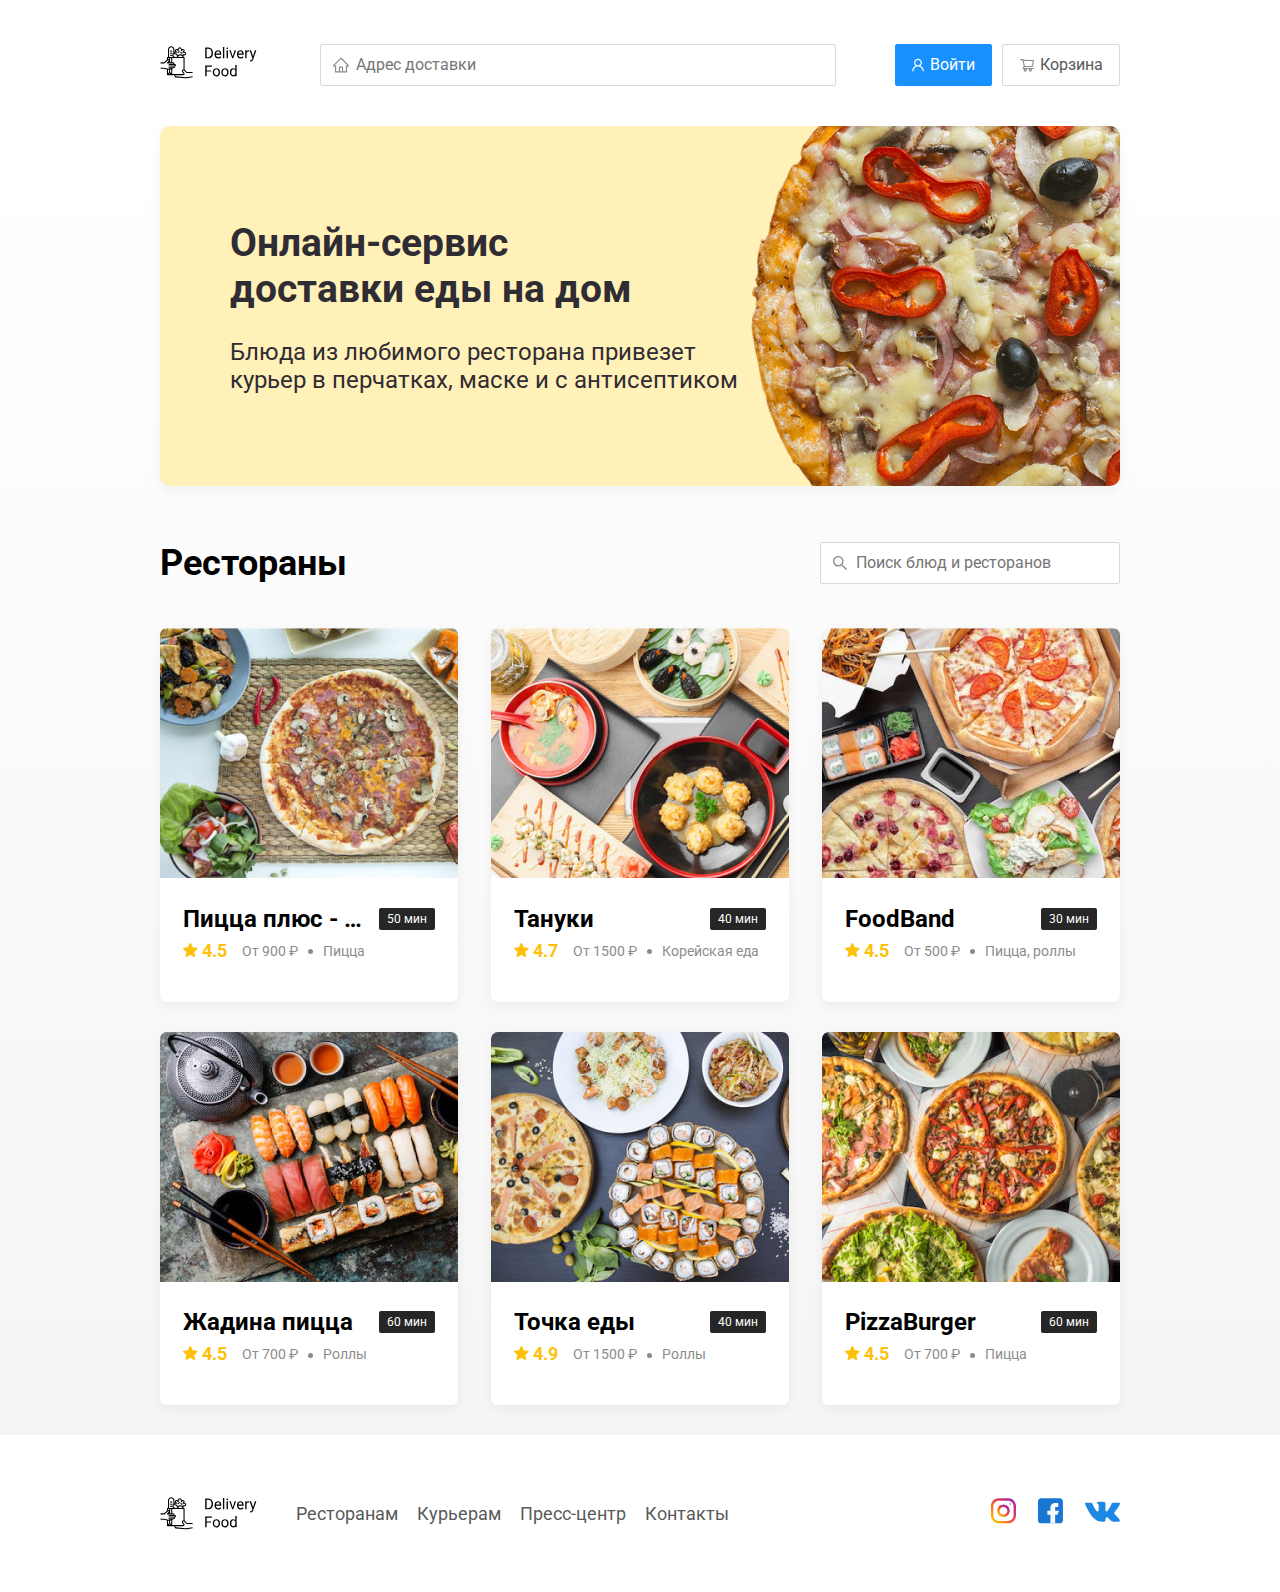
<file: index.html>
<!DOCTYPE html>
<html lang="ru">
<head>
  <meta charset="UTF-8">
  <meta name="viewport" content="width=device-width, initial-scale=1.0">
  <link href="https://fonts.googleapis.com/css2?family=Roboto:wght@400;700&display=swap&subset=cyrillic" rel="stylesheet">
  <link rel="stylesheet" href="css/normalize.css">
  <link rel="stylesheet" href="css/animate.css">
  <link rel="stylesheet" href="css/style.css">
  <title>Delivery Food - доставка еды на дом </title>
</head>
<body>
  <div class="container">
    <header class="header">
      <a href="index.html" class="logo">
        <img src="img/logo.svg" alt="Logo">
      </a>
      
      <input type="text" class="input input-address" placeholder="Адрес доставки">
      <div class="buttons">
        <button class="button button-primary">
          <img src="img/user.svg" alt="user" class="button-icon">
          <span class="button-text">Войти</span>
        </button>
        <button class="button" id="cart-button">
          <img src="img/cart.svg" alt="user" class="button-icon">
          <span class="button-text">Корзина</span></button>
      </div>
    </header>
  </div>
  <!-- .container -->
  <main class="main">
    <div class="container">

      <section class="promo">
        <h1 class="promo-title">Онлайн-сервис <br>доставки еды на дом</h1>
        <p class="promo-text">Блюда из любимого ресторана привезет курьер в перчатках, маске и с антисептиком</p>
      </section>
  
      <section class="restaurants">
        <div class="section-heading">
          <h2 class="section-title">Рестораны</h2>
          <input type="text" class="input input-search" placeholder="Поиск блюд и ресторанов">
        </div>
        <div class="cards">
          <a href="restaurant.html" class="card">
            <img src="img/pizzaplus.jpg" alt="image" class="card-image">
            <div class="card-text">
              <div class="card-heading">
                <h3 class="card-title">Пицца плюс - лучший ресторан в городе</h3>
                <span class="card-tag tag">50 мин</span>
              </div>
              <!-- /.card-heading -->
              <div class="card-info">
                <div class="rating">
                  <img src="img/star.svg" alt="Рейтинг" class="rating-star">
                  4.5</div>
                <div class="price">От 900 ₽</div>
                <div class="category">Пицца</div>
              </div>
              <!-- /.card-info -->
            </div>
            <!-- /.card-text -->
          </a>
          <!-- /.card -->
          <a href="restaurant.html" class="card">
            <img src="img/tanuki.jpg" alt="image" class="card-image">
            <div class="card-text">
              <div class="card-heading">
                <h3 class="card-title">Тануки</h3>
                <span class="card-tag tag">40 мин</span>
              </div>
              <!-- /.card-heading -->
              <div class="card-info">
                <div class="rating">
                  <img src="img/star.svg" alt="Рейтинг" class="rating-star">
                  4.7</div>
                <div class="price">От 1500 ₽</div>
                <div class="category">Корейская еда</div>
              </div>
              <!-- /.card-info -->
            </div>
            <!-- /.card-text -->
          </a>
          <!-- /.card -->
  
          <a href="restaurant.html" class="card">
            <img src="img/foodband.jpg" alt="image" class="card-image">
            <div class="card-text">
              <div class="card-heading">
                <h3 class="card-title">FoodBand</h3>
                <span class="card-tag tag">30 мин</span>
              </div>
              <!-- /.card-heading -->
              <div class="card-info">
                <div class="rating">
                  <img src="img/star.svg" alt="Рейтинг" class="rating-star">
                  4.5</div>
                <div class="price">От 500 ₽</div>
                <div class="category">Пицца, роллы</div>
              </div>
              <!-- /.card-info -->
            </div>
            <!-- /.card-text -->
          </a>
          <!-- /.card -->
  
          <a href="restaurant.html" class="card">
            <img src="img/zhadina.jpg" alt="image" class="card-image">
            <div class="card-text">
              <div class="card-heading">
                <h3 class="card-title">Жадина пицца</h3>
                <span class="card-tag tag">60 мин</span>
              </div>
              <!-- /.card-heading -->
              <div class="card-info">
                <div class="rating">
                  <img src="img/star.svg" alt="Рейтинг" class="rating-star">
                  4.5</div>
                <div class="price">От 700 ₽</div>
                <div class="category">Роллы</div>
              </div>
              <!-- /.card-info -->
            </div>
            <!-- /.card-text -->
          </a>
          <!-- /.card -->
  
          <a href="restaurant.html" class="card">
            <img src="img/tochka-edy.jpg" alt="image" class="card-image">
            <div class="card-text">
              <div class="card-heading">
                <h3 class="card-title">Точка еды</h3>
                <span class="card-tag tag">40 мин</span>
              </div>
              <!-- /.card-heading -->
              <div class="card-info">
                <div class="rating">
                  <img src="img/star.svg" alt="Рейтинг" class="rating-star">
                  4.9</div>
                <div class="price">От 1500 ₽</div>
                <div class="category">Роллы</div>
              </div>
              <!-- /.card-info -->
            </div>
            <!-- /.card-text -->
          </a>
          <!-- /.card -->
  
          <a href="restaurant.html" class="card">
            <img src="img/pizzaburger.jpg" alt="image" class="card-image">
            <div class="card-text">
              <div class="card-heading">
                <h3 class="card-title">PizzaBurger</h3>
                <span class="card-tag tag">60 мин</span>
              </div>
              <!-- /.card-heading -->
              <div class="card-info">
                <div class="rating">
                  <img src="img/star.svg" alt="Рейтинг" class="rating-star">
                  4.5</div>
                <div class="price">От 700 ₽</div>
                <div class="category">Пицца</div>
              </div>
              <!-- /.card-info -->
            </div>
            <!-- /.card-text -->
          </a>
          <!-- /.card -->
  
        </div>
        <!-- /.cards -->
      </section>

    </div>
    <!-- /.container -->
  </main>
  <footer class="footer">
    <div class="container">
      <div class="footer-block">
        <img src="img/logo.svg" alt="logo" class="logo logo-footer">
        <nav class="footer-nav">
          <a href="#" class="footer-link">Ресторанам</a>
          <a href="#" class="footer-link">Курьерам</a>
          <a href="#" class="footer-link">Пресс-центр</a>
          <a href="#" class="footer-link">Контакты</a>
        </nav>
        <div class="social-links">
          <a href="#" class="social-link"><img src="img/instagram.svg" alt="instagram"></a>
          <a href="#" class="social-link"><img src="img/facebook.svg" alt="facebook"></a>
          <a href="#" class="social-link"><img src="img/vk.svg" alt="ВКонтакте"></a>
        </div>
      </div>
      <!-- /.footer-block -->
    </div>
  </footer>
  <div class="modal">
    <div class="modal-dialog">
      <div class="modal-header">
        <h3 class="modal-title">Корзина</h3>
        <button class="close">&times;</button>
        <!-- /.modal-title -->
      </div>
      <!-- /.modal-header -->
      <div class="modal-body">
        <div class="food-row">
          <span class="food-name">Ролл угорь стандарт</span>
          <strong class="food-price">250 ₽</strong>
          <div class="food-counter">
            <button class="counter-button">-</button>
            <span class="counter">1</span>
            <button class="counter-button">+</button>
          </div>
        </div>
        <!-- /.foods-row -->
  
        <div class="food-row">
          <span class="food-name">Ролл угорь стандарт</span>
          <strong class="food-price">250 ₽</strong>
          <div class="food-counter">
            <button class="counter-button">-</button>
            <span class="counter">1</span>
            <button class="counter-button">+</button>
          </div>
        </div>
        <!-- /.foods-row -->
        <div class="food-row">
          <span class="food-name">Ролл угорь стандарт</span>
          <strong class="food-price">250 ₽</strong>
          <div class="food-counter">
            <button class="counter-button">-</button>
            <span class="counter">1</span>
            <button class="counter-button">+</button>
          </div>
        </div>
        <!-- /.foods-row -->
        <div class="food-row">
          <span class="food-name">Ролл угорь стандарт</span>
          <strong class="food-price">250 ₽</strong>
          <div class="food-counter">
            <button class="counter-button">-</button>
            <span class="counter">1</span>
            <button class="counter-button">+</button>
          </div>
        </div>
        <!-- /.foods-row -->
      </div>
      <!-- /.modal-body -->
      <div class="modal-footer">
        <span class="modal-pricetag">1250 ₽</span>
        <div class="footer-buttons">
          <button class="button button-primary">Оформить заказ</button>
          <button class="button">Отмена</button>
        </div>
      </div>
      <!-- /.modal-footer -->
    </div>
    <!-- /.modal-dialog -->
  </div>
  <script src="js/main.js"></script>
</body>
</html>
</file>
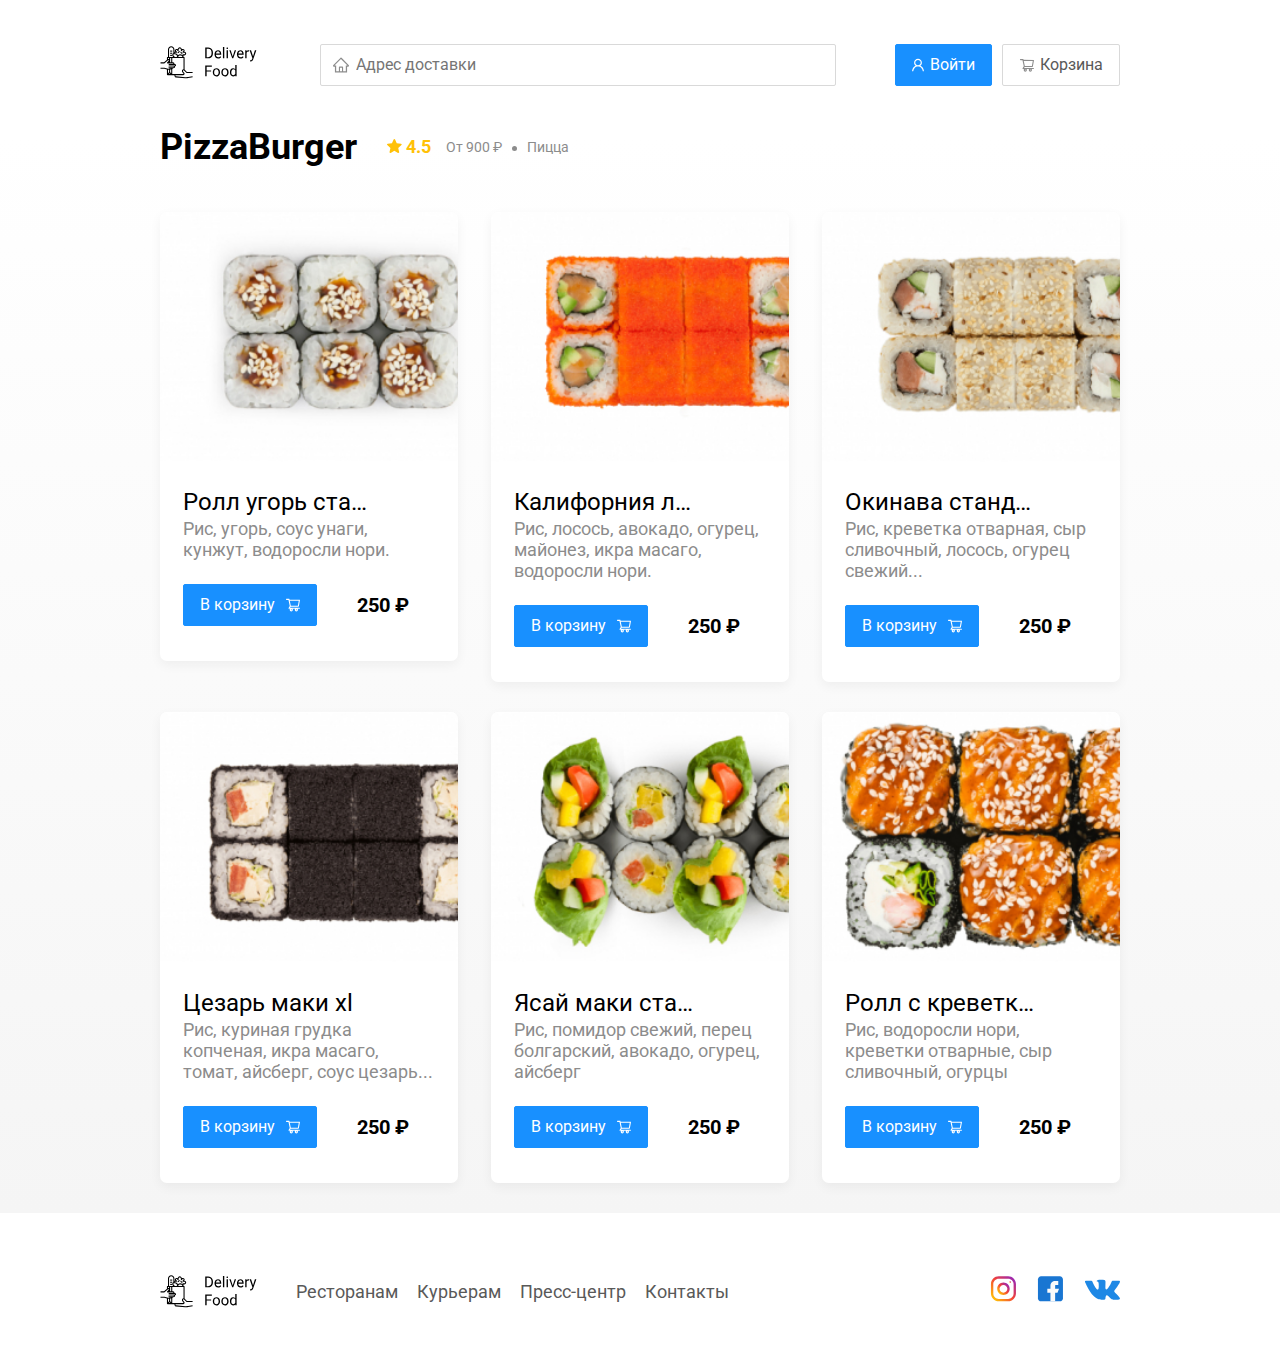
<file: restaurant.html>
<!DOCTYPE html>
<html lang="ru">
<head>
  <meta charset="UTF-8">
  <meta name="viewport" content="width=device-width, initial-scale=1.0">
  <link href="https://fonts.googleapis.com/css2?family=Roboto:wght@400;700&display=swap&subset=cyrillic" rel="stylesheet">
  <link rel="stylesheet" href="css/normalize.css">
  <link rel="stylesheet" href="css/animate.css">
  <link rel="stylesheet" href="css/style.css">
  <title>PizzaBurger - доставка еды на дом </title>
</head>
<body>
  <div class="container">
    <header class="header">
      <a href="index.html" class="logo">
        <img src="img/logo.svg" alt="Logo">
      </a>
      <input type="text" class="input input-address" placeholder="Адрес доставки">
      <div class="buttons">
        <button class="button button-primary">
          <img src="img/user.svg" alt="user" class="button-icon">
          <span class="button-text">Войти</span>
        </button>
        <button class="button" id="cart-button">
          <img src="img/cart.svg" alt="user" class="button-icon">
          <span class="button-text">Корзина</span></button>
      </div>
    </header>
  </div>
  <!-- .container -->
  <main class="main">
    <div class="container">
  
      <section class="restaurants">
        <div class="section-heading">
          <h2 class="section-title">PizzaBurger</h2>
          <div class="card-info">
            <div class="rating">
              <img src="img/star.svg" alt="Рейтинг" class="rating-star">
              4.5</div>
            <div class="price">От 900 ₽</div>
            <div class="category">Пицца</div>
          </div>
          <!-- /.card-info -->
        </div>
        <div class="cards">
          <div class="card wow fadeInUp" data-wow-delay="0.2s">
            <img src="img/restaurant/standart.jpg" alt="image" class="card-image">
            <div class="card-text">
              <div class="card-heading">
                <h3 class="card-title card-title-reg">Ролл угорь стандарт</h3>
              </div>
              <!-- /.card-heading -->
              <div class="card-info-rest">
                <div class="ingredients">Рис, угорь, соус унаги, кунжут, водоросли нори.</div>
              </div>
              <!-- /.card-info -->
              <div class="card-buttons">
                <button class="button button-primary">
                  <span class="button-card-text">В корзину</span>
                  <img src="img/cart2.svg" alt="В корзину" class="button-card-image">
                </button>
                <strong class="card-price-bold">250 ₽</strong>
              </div>
            </div>
            <!-- /.card-text -->
          </div>
          <!-- /.card -->
          <div class="card wow fadeInUp" data-wow-delay="0.4s">
            <img src="img/restaurant/california.jpg" alt="image" class="card-image">
            <div class="card-text">
              <div class="card-heading">
                <h3 class="card-title card-title-reg">Калифорния лосось стандарт</h3>
              </div>
              <!-- /.card-heading -->
              <div class="card-info-rest">
                <div class="ingredients">Рис, лосось, авокадо, огурец, майонез, икра масаго, водоросли нори.</div>
              </div>
              <!-- /.card-info -->
              <div class="card-buttons">
                <button class="button button-primary">
                  <span class="button-card-text">В корзину</span>
                  <img src="img/cart2.svg" alt="В корзину" class="button-card-image">
                </button>
                <strong class="card-price-bold">250 ₽</strong>
              </div>
            </div>
            <!-- /.card-text -->
          </div>
          <!-- /.card -->
  
          <div class="card wow fadeInUp" data-wow-delay="0.6s">
            <img src="img/restaurant/okinava.jpg" alt="image" class="card-image">
            <div class="card-text">
              <div class="card-heading">
                <h3 class="card-title card-title-reg">Окинава стандарт</h3>
              </div>
              <!-- /.card-heading -->
              <div class="card-info-rest">
                <div class="ingredients"> Рис, креветка отварная, сыр сливочный, лосось, огурец свежий...</div>
              </div>
              <!-- /.card-info -->
              <div class="card-buttons">
                <button class="button button-primary">
                  <span class="button-card-text">В корзину</span>
                  <img src="img/cart2.svg" alt="В корзину" class="button-card-image">
                </button>
                <strong class="card-price-bold">250 ₽</strong>
              </div>
            </div>
            <!-- /.card-text -->
          </div>
          <!-- /.card -->
  
          <div class="card wow fadeInUp" data-wow-delay="0.2s">
            <img src="img/restaurant/caesar.jpg" alt="image" class="card-image">
            <div class="card-text">
              <div class="card-heading">
                <h3 class="card-title card-title-reg">Цезарь маки хl</h3>
              </div>
              <!-- /.card-heading -->
              <div class="card-info-rest">
                <div class="ingredients">Рис, куриная грудка копченая, икра масаго, томат, айсберг, соус цезарь...</div>
              </div>
              <!-- /.card-info -->
              <div class="card-buttons">
                <button class="button button-primary">
                  <span class="button-card-text">В корзину</span>
                  <img src="img/cart2.svg" alt="В корзину" class="button-card-image">
                </button>
                <strong class="card-price-bold">250 ₽</strong>
              </div>
            </div>
            <!-- /.card-text -->
          </div>
          <!-- /.card -->
  
          <div class="card wow fadeInUp" data-wow-delay="0.4s">
            <img src="img/restaurant/yasay.jpg" alt="image" class="card-image">
            <div class="card-text">
              <div class="card-heading">
                <h3 class="card-title card-title-reg">Ясай маки стандарт 185 г</h3>
              </div>
              <!-- /.card-heading -->
              <div class="card-info-rest">
                <div class="ingredients">Рис, помидор свежий, перец болгарский, авокадо, огурец, айсберг</div>
              </div>
              <!-- /.card-info -->
              <div class="card-buttons">
                <button class="button button-primary">
                  <span class="button-card-text">В корзину</span>
                  <img src="img/cart2.svg" alt="В корзину" class="button-card-image">
                </button>
                <strong class="card-price-bold">250 ₽</strong>
              </div>
            </div>
            <!-- /.card-text -->
          </div>
          <!-- /.card -->
  
          <div class="card wow fadeInUp" data-wow-delay="0.6s">
            <img src="img/restaurant/krevetka.jpg" alt="image" class="card-image">
            <div class="card-text">
              <div class="card-heading">
                <h3 class="card-title card-title-reg">Ролл с креветкой стандарт</h3>
              </div>
              <!-- /.card-heading -->
              <div class="card-info-rest">
                <div class="ingredients">Рис, водоросли нори, креветки отварные, сыр сливочный, огурцы</div>
              </div>
              <!-- /.card-info -->
              <div class="card-buttons">
                <button class="button button-primary">
                  <span class="button-card-text">В корзину</span>
                  <img src="img/cart2.svg" alt="В корзину" class="button-card-image">
                </button>
                <strong class="card-price-bold">250 ₽</strong>
              </div>
            </div>
            <!-- /.card-text -->
          </div>
          <!-- /.card -->
  
        </div>
        <!-- /.cards -->
      </section>

    </div>
    <!-- /.container -->
  </main>
  <footer class="footer">
    <div class="container">
      <div class="footer-block">
        <img src="img/logo.svg" alt="logo" class="logo logo-footer">
        <nav class="footer-nav">
          <a href="#" class="footer-link">Ресторанам</a>
          <a href="#" class="footer-link">Курьерам</a>
          <a href="#" class="footer-link">Пресс-центр</a>
          <a href="#" class="footer-link">Контакты</a>
        </nav>
        <div class="social-links">
          <a href="#" class="social-link"><img src="img/instagram.svg" alt="instagram"></a>
          <a href="#" class="social-link"><img src="img/facebook.svg" alt="facebook"></a>
          <a href="#" class="social-link"><img src="img/vk.svg" alt="ВКонтакте"></a>
        </div>
      </div>
      <!-- /.footer-block -->
    </div>
  </footer>
<div class="modal">
  <div class="modal-dialog">
    <div class="modal-header">
      <h3 class="modal-title">Корзина</h3>
      <button class="close">&times;</button>
      <!-- /.modal-title -->
    </div>
    <!-- /.modal-header -->
    <div class="modal-body">
      <div class="food-row">
        <span class="food-name">Ролл угорь стандарт</span>
        <strong class="food-price">250 ₽</strong>
        <div class="food-counter">
          <button class="counter-button">-</button>
          <span class="counter">1</span>
          <button class="counter-button">+</button>
        </div>
      </div>
      <!-- /.foods-row -->

      <div class="food-row">
        <span class="food-name">Ролл угорь стандарт</span>
        <strong class="food-price">250 ₽</strong>
        <div class="food-counter">
          <button class="counter-button">-</button>
          <span class="counter">1</span>
          <button class="counter-button">+</button>
        </div>
      </div>
      <!-- /.foods-row -->
      <div class="food-row">
        <span class="food-name">Ролл угорь стандарт</span>
        <strong class="food-price">250 ₽</strong>
        <div class="food-counter">
          <button class="counter-button">-</button>
          <span class="counter">1</span>
          <button class="counter-button">+</button>
        </div>
      </div>
      <!-- /.foods-row -->
      <div class="food-row">
        <span class="food-name">Ролл угорь стандарт</span>
        <strong class="food-price">250 ₽</strong>
        <div class="food-counter">
          <button class="counter-button">-</button>
          <span class="counter">1</span>
          <button class="counter-button">+</button>
        </div>
      </div>
      <!-- /.foods-row -->
    </div>
    <!-- /.modal-body -->
    <div class="modal-footer">
      <span class="modal-pricetag">1250 ₽</span>
      <div class="footer-buttons">
        <button class="button button-primary">Оформить заказ</button>
        <button class="button">Отмена</button>
      </div>
    </div>
    <!-- /.modal-footer -->
  </div>
  <!-- /.modal-dialog -->
</div>
<script src="js/wow.min.js"></script>
<script src="js/main.js"></script>
</body>
</html>
</file>
<file: css/style.css>
* {
  box-sizing: border-box;
}
body {
  font-family: 'Roboto', sans-serif;
  padding-top: 44px;
}
.container {
 max-width: 1200px;
 margin: auto;
}
.header {
  display: flex;
  align-items: center;
  justify-content: space-between;
  margin-bottom: 40px;
}
.input {
  background: #FFFFFF;
  border: 1px solid #D9D9D9;
  border-radius: 2px;
  font-size: 16px;
  line-height: 24px;
  padding: 8px;
  padding-left: 35px;
  background-repeat: no-repeat;
  background-position: left 11px center;
}
.input-address {
  flex: 0.8;
  background-image: url(../img/home.svg);
}
.input-search {
  background-image: url(../img/search.svg);
  width: 300px;
  margin-left: auto;
}
.buttons {
  display: flex;
  align-items: center;
}
.button {
  display: flex;
  align-items: center;
  padding: 8px 16px;
  background: #FFFFFF;
  border: 1px solid #D9D9D9;
  box-sizing: border-box;
  box-shadow: 0px 0px 2px rgba(0, 0, 0, 0.0015);
  border-radius: 2px;
  color: #595959;
  font-size: 16px;
  line-height: 24px;
}
.button-primary {
  background: #1890FF;
  border: 1px solid #1890FF;
  color: #FFF;
  margin-right: 10px;
}
.button-icon {
  margin-right: 6px;
}
.button-card-text {
  margin-right: 10px;
}
.promo {
  box-shadow: 0px 7px 12px rgba(158, 158, 163, 0.1);
  background: #FFF1B8 url(../img/promo-image.png) no-repeat top -200px right -250px / 800px;
  border-radius: 10px;
  padding: 68px 70px;
  margin-bottom: 56px;
}
.promo-title {
  font-style: normal;
  font-weight: bold;
  font-size: 39px;
  line-height: 46px;
  color: #302C34;
}
.promo-text {
  font-style: normal;
  max-width: 540px;
  font-size: 24px;
  line-height: 28px;
  color: #302C34;
}
.main {
  background: linear-gradient(180deg, rgba(245, 245, 245, 0) 1.04%, #F5F5F5 100%);
}
.section-heading {
  display: flex;
  align-items: center;
  margin-bottom: 44px;
}
.section-title {
  font-style: normal;
  font-weight: bold;
  font-size: 36px;
  line-height: 42px;
  color: #000000;
  margin: 0;
  margin-right: 30px;
}
.cards {
  display: flex;
  justify-content: space-between;
  align-items: flex-start;
  flex-wrap: wrap;
}
.card {
  background: #FFFFFF;
  box-shadow: 0px 4px 12px rgba(0, 0, 0, 0.05);
  border-radius: 7px;
  overflow: hidden;
  margin-bottom: 30px;
  flex-basis: 31%;
  text-decoration: none;
}
.card-image {
  width: 384px;
  height: 250px;
  object-fit: cover;
}
.card-text {
  padding-top: 20px;
  padding-bottom: 35px;
  padding-left: 23px;
  padding-right: 23px;
}
.card-heading {
  display: flex;
  align-items: center;
  justify-content: space-between;
}
.card-title {
  max-width: 260px;
  margin: 0;
  font-style: normal;
  font-weight: bold;
  font-size: 24px;
  line-height: 32px;
  color: #000000;
}
.card-title-reg {
  font-weight: 400;
}
.card-tag {
font-style: normal;
font-weight: normal;
font-size: 12px;
line-height: 20px;
color: #fff;
background: #262626;
border-radius: 2px;
padding: 1px 8px;
}
.card-info, .card-info-rest {
  display: flex;
  align-items: center;
  flex-wrap: wrap;
}
.card-info-rest{
  margin-bottom: 24px;
}
.card-price-bold {
  font-weight: bold;
  font-size: 20px;
  line-height: 32px;
  margin-left: 30px;
}
.card-buttons {
  display: flex;
  align-items: center;
}
.rating {
  margin-right: 26px;
  color: #FFC107;
  font-weight: bold;
  font-size: 18px;
  line-height: 32px;
}
.price, .category {
  color: #8C8C8C;
  font-size: 18px;
  line-height: 32px;
}
.price {
  margin-right: 10px;
}
.price:after {
  content: "";
  width: 5px;
  height: 5px;
  background-color: #8C8C8C;
  display: inline-block;
  vertical-align: middle;
  border-radius: 50%;
  margin-left: 10px;
}
.ingredients {
  color: #8C8C8C;
  font-size: 18px;
  line-height: 21px;
}
.category, .card-title {
  text-overflow: ellipsis;
  overflow: hidden;
  white-space: nowrap;
}
.category {
  max-width: 150px;
}
.footer {
  padding: 60px 0;
}
.footer-block {
  display: flex;
  align-items: center;
  justify-content: space-between;
}
.footer-nav {
  margin-left: 35px;
  margin-right: auto;
}
.footer-link {
  display: inline-block;
  color: #595959;
  text-decoration: none;
  font-size: 18px;
  line-height: 21px;
}
.footer-link:not(:last-child) {
  margin-right: 15px;
}
.social-links {
  display: flex;
  align-items: center;
}
.social-link:not(:last-child) {
  margin-right: 21px;
}
.modal {
  position: fixed;
  left: 0;
  top: 0;
  width: 100%;
  height: 100%;
  background: rgba(0, 0, 0, 0.4);
  display: none;
}
.is-open {
  display: flex;
}
.modal-dialog {
  max-width: 780px;
  width: 95%;
  background: #FFFFFF;
  border-radius: 5px;
  margin: auto;
  padding: 40px 45px;
}
.modal-header {
  display: flex;
  align-items: center;
  justify-content: space-between;
  margin-bottom: 45px;
}
.modal-title {
  margin: 0;
  font-weight: bold;
  font-size: 36px;
  line-height: 42px;
}
.close {
  font-size: 36px;
  border: none;
  background-color: transparent;
}
.food-row {
  display: flex;
  align-items: flex-start;
  justify-content: space-between;
  padding-bottom: 8px;
  border-bottom: 1px solid #D9D9D9;
  margin-right: 15px;
}
.food-name {
  font-weight: normal;
  font-size: 18px;
  line-height: 32px;
}
.food-price {
  margin-left: auto;
  margin-right: 47px;
  font-weight: bold;
  font-size: 20px;
  line-height: 32px;
}
.food-counter {
  display: flex;
  align-items: center;
}
.counter-button {
  display: flex;
  align-items: center;
  justify-content: center;
  width: 39px;
  height: 32px;
  background: #FFFFFF;
  border: 1px solid #40A9FF;
  box-sizing: border-box;
  border-radius: 2px;
  font-weight: normal;
  font-size: 14px;
  line-height: 22px;
  color: #40A9FF;
}
.counter {
  font-size: 16px;
  line-height: 24px;
  margin-left: 10px;
  margin-right: 10px;
}
.modal-body {
  margin-bottom: 52px;
}
.modal-footer {
  display: flex;
  align-items: center;
  justify-content: space-between;
}
.footer-buttons {
  display: flex;
  align-items: center;
}
.modal-pricetag {
  background: #262626;
  border-radius: 5px;
  color: #ffffff;
  padding: 15px 20px;
  font-size: 20px;
  line-height: 23px;
}
@media (max-width: 1366px) {
  .container {
    max-width: 960px;
  }
  .promo {
    background-position: center right -340px;
    background-size: 750px;
  }
  .rating {
    margin-right: 15px;
  }
  .category, .price {
    font-size: 14px;
  }
  .category {
    max-width: 110px;
  }
  .card-title {
    max-width: 190px;
  }
}
@media (max-width: 992px) {
  .container {
    max-width: 750px;
  }
  .promo {
    padding: 50px;
    background-size: 500px;
    background-position: center right -250px;
  }
  .promo-text {
    font-size: 18px;
    max-width: 400px;
  }
  .card {
    flex-basis: 49%;
  }
  .footer-link {
    font-size: 16px;
  }
}
@media (max-width: 768px) {
  .container {
    max-width: 560px;
  }
  .card-info {
    flex-wrap: wrap;
  }
  .card .rating {
    flex-basis: 100%;
  }
  .card-title {
    font-size: 18px;
    max-width: 170px;
  }
  .promo {
    background-size: 300px;
    background-position: bottom 50px right -150px;
  }
  .promo-title {
    font-size: 24px;
    line-height: 1,2;
  }
  .promo-text {
    margin-top: 0;
  }
}
@media (max-width: 578px) {
  .container {
    width: 90%;
  }
  .header {
    flex-wrap: wrap;
  }
  .input-address {
    order: 5;
    margin-top: 15px;
    flex: 1;
  }
  .promo {
    background-image: none;
  }
  .promo-title {
    margin-bottom: 10px;
  }
  .section-title {
    font-size: 20px;
  }
  .card {
    flex-basis: 100%;
  }
  .card-image {
    width: 100%;
  }
  .footer-nav {
     order: 0;
     margin-left: 0;
     margin-right: 0;
     display: flex;
     flex-direction: column;
  }
  .logo-footer {
    margin-right: 15px;
    order: 1;
  }
  .social-links {
    order: 2;
  }
  .footer {
    padding: 30px 0;
  }
  .footer-block {
    align-items: flex-start;
  }
}
@media (max-width: 480px) {
  .button-text {
    display: none;
  }
  .button {
    min-height: 40px;
  }
  .button-icon {
    margin: 0;
  }
  .promo {
    padding: 20px;
  }
  .section-heading {
    flex-wrap: wrap;
  }
  .footer-block {
    flex-wrap: wrap;
    flex-direction: column;
    align-items: center;
  }
  .logo-footer {
    order: 0;
    margin-bottom: 20px;
  }
  .footer-nav {
    margin-bottom: 20px;
    text-align: center;
  }
  .footer-link:not(:last-child) {
    margin-right: 0;
  }
}
</file>
